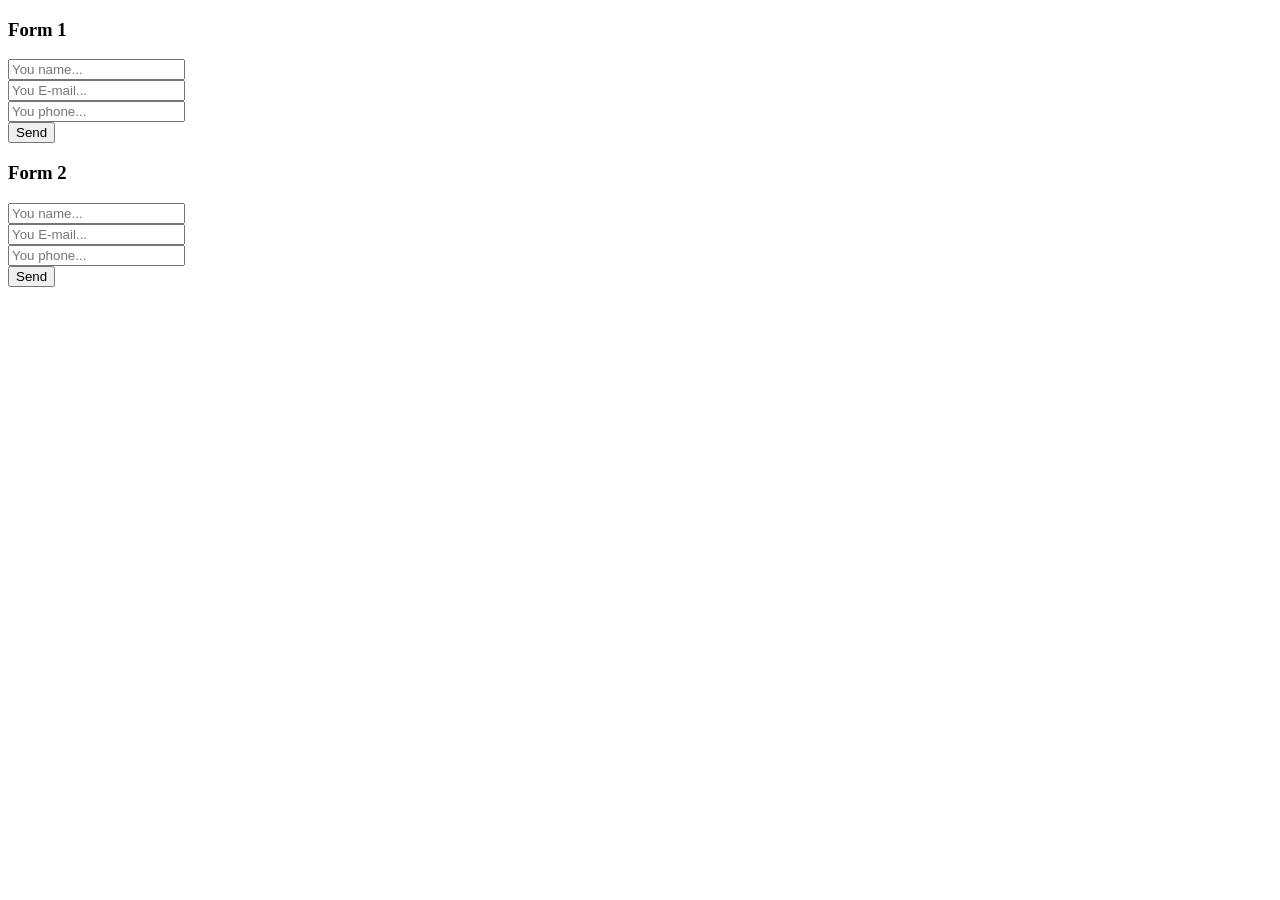
<file: source-files/uniMail-master/script/index.html>
<!DOCTYPE html>
<html lang="en">
<head>
	<meta charset="UTF-8">
	<title>uniMail</title>
	<script src="script.js" defer></script>
</head>
<body>

	<form class="uniForm">

		<h3>Form 1</h3>

		<!-- Hidden Required Fields -->
		<input type="hidden" name="project_name" value="Site Name">
		<input type="hidden" name="admin_email" value="admin@gmail.com">
		<input type="hidden" name="form_subject" value="Form Subject 1">
		<!-- END Hidden Required Fields -->

		<input type="text" name="Name" placeholder="You name..." required><br>
		<input type="text" name="E-mail" placeholder="You E-mail..." required><br>
		<input type="text" name="Phone" placeholder="You phone..."><br>

		<button>Send</button>

	</form>

	<form class="uniForm">

		<h3>Form 2</h3>

		<!-- Hidden Required Fields -->
		<input type="hidden" name="project_name" value="Site Name">
		<input type="hidden" name="admin_email" value="admin@gmail.com">
		<input type="hidden" name="form_subject" value="Form Subject 2">
		<!-- END Hidden Required Fields -->

		<input type="text" name="Name" placeholder="You name..." required><br>
		<input type="text" name="E-mail" placeholder="You E-mail..." required><br>
		<input type="text" name="Phone" placeholder="You phone..."><br>

		<button>Send</button>

	</form>

</body>
</html>
</file>
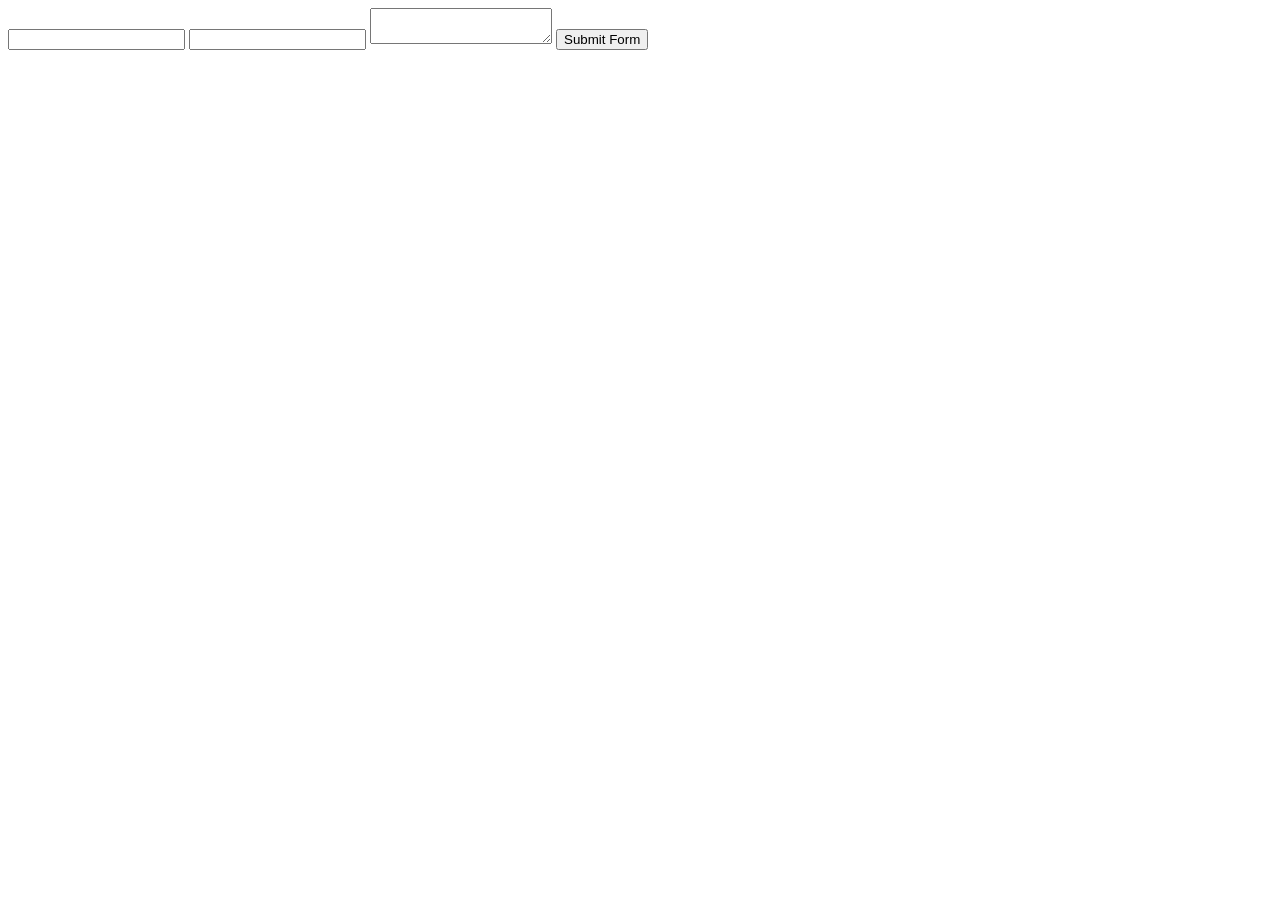
<file: fg.html>
<!DOCTYPE html>
<html lang="en">
<head>
    <meta charset="UTF-8">
    <meta name="viewport" content="width=device-width, initial-scale=1.0">
    <title>Document</title>
</head>
<body>
    <form action="https://api.web3forms.com/submit" method="POST">
  <input type="hidden" name="access_key" value="d8f0ae14-f5b8-4929-b1fa-42f453f15e92">
  <input type="text" name="name" required>
  <input type="email" name="email" required>
  <textarea name="message" required></textarea>
  <button type="submit">Submit Form</button>
</form>
</body>
</html>
</file>
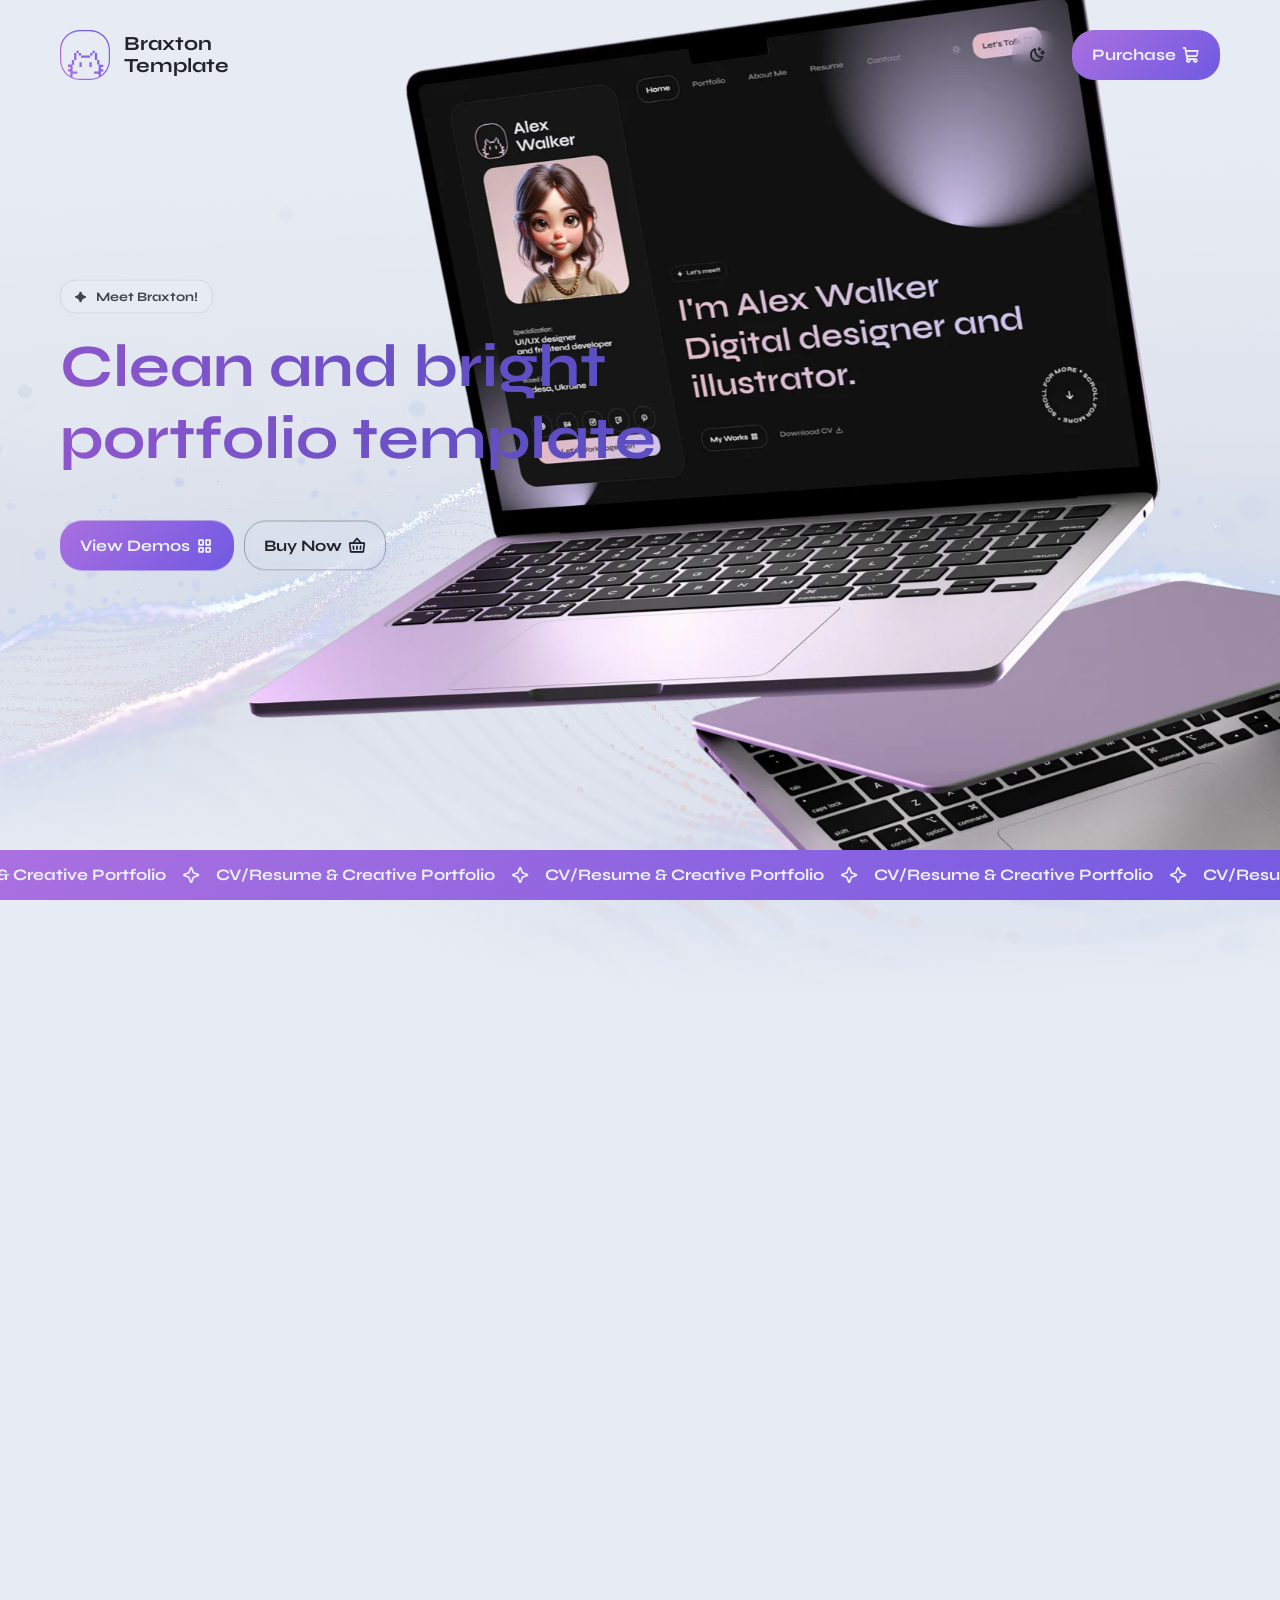
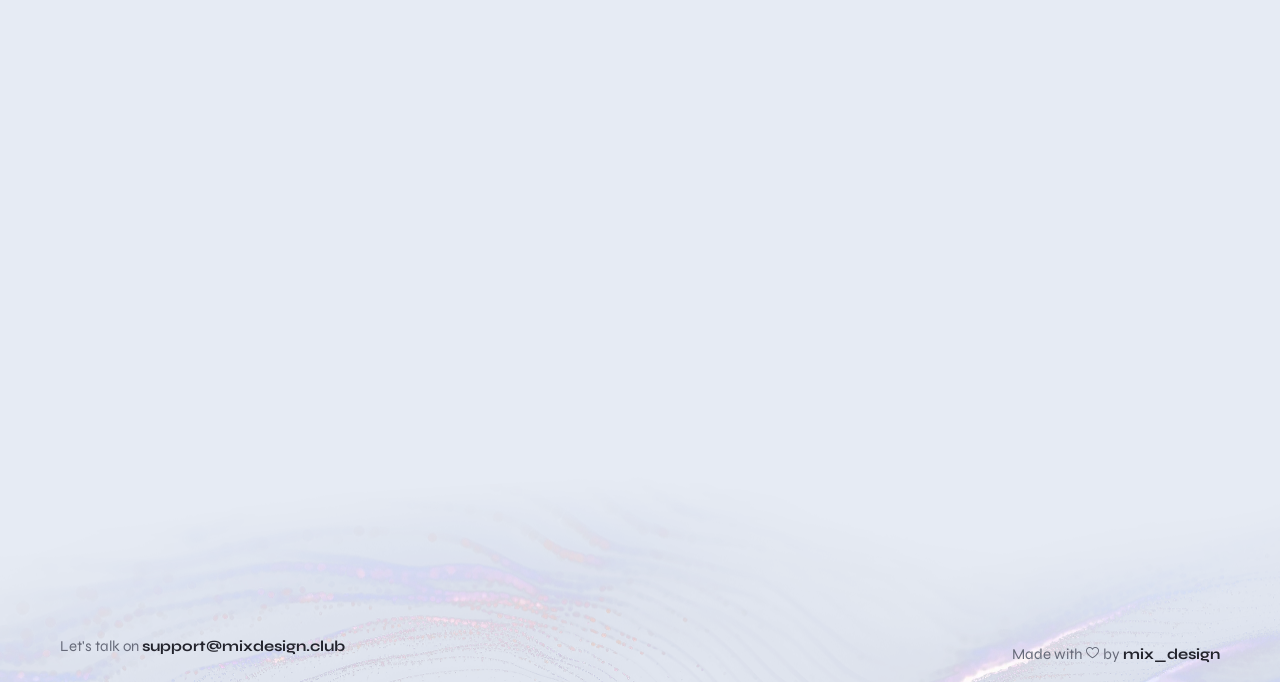
<file: index-main.html>
<!DOCTYPE html>
<html lang="en" dir="ltr">

  <head>
    <meta charset="UTF-8">

    <!-- Page Title -->
    <title>Braxton - Personal Portfolio & Resume HTML Template</title>

    <!-- Meta Tags -->
    <meta name="description" content="Show yourself brightly with Braxton - unique and creative portfolio and resume template!">
    <meta name="keywords" content="mix_design, resume, portfolio, personal page, cv, template, one page, responsive, html5, css3, creative, clean">
    <meta name="author" content="mix_design">

    <!-- Viewport Meta-->
    <meta http-equiv="X-UA-Compatible" content="IE=edge">
    <meta name="viewport" content="width=device-width, initial-scale=1, maximum-scale=1">

    <!-- Template Favicon & Icons Start -->
    <link rel="icon" href="img/favicon/favicon.ico" sizes="any">
    <link rel="icon" href="img/favicon/icon.svg" type="image/svg+xml">
    <link rel="apple-touch-icon" href="img/favicon/apple-touch-icon.png">
    <link rel="manifest" href="img/favicon/manifest.webmanifest">
    <!-- Template Favicon & Icons End -->

    <!-- Facebook Metadata Start -->
    <meta property="og:image:height" content="1200">
    <meta property="og:image:width" content="1200">
    <meta property="og:title" content="Braxton - Personal Portfolio & Resume HTML Template">
    <meta property="og:description" content="Show yourself brightly with Braxton - unique and creative portfolio and resume template!">
    <meta property="og:url" content="https://mixdesign.club/themeforest/braxton">
    <meta property="og:image" content="https://mixdesign.club/themeforest/braxton/img/favicon/og-image.jpg">
    <!-- Facebook Metadata End -->

    <!-- Template Styles Start -->
    <link rel="stylesheet" type="text/css" href="css/plugins-demo.css">
    <link rel="stylesheet" type="text/css" href="css/main-demo.css">
    <!-- Template Styles End -->

    <!-- Custom Mobile Browser Color Start -->
    <meta name="theme-color" media="(prefers-color-scheme: light)" content="#dcdce7">
    <meta name="theme-color" media="(prefers-color-scheme: dark)" content="#111111">
    <meta name="msapplication-navbutton-color" content="#111111">
    <meta name="apple-mobile-web-app-capable" content="yes">
    <meta name="apple-mobile-web-app-status-bar-style" content="black-translucent">
    <!-- Custom Mobile Browser Color End -->
  </head>

  <body class="demo">

    <!-- Loader Start -->
    <div id="loaderDemo" class="demo__loader">
      <div id="loaderContent" class="loader__content">
        <div class="loader__shadow"></div>
        <div class="loader__box"></div>
      </div>
    </div>
    <!-- Loader End -->

    <!-- Image Background Layer Start -->
    <div id="imageBackground" class="image-background" data-speed="0.4"></div>
    <!-- Image Background Layer End -->

    <!-- Top Controls (Button and Color Switcher) Start -->
    <div class="demo__controls d-flex">
      <button id="color-switcher" class="color-switcher btn mobile-horizontal btn-square btn-hover btn-hover-transparent" type="button" role="switch" aria-label="light/dark mode" aria-checked="true"></button>
      <a class="btn mobile-horizontal btn-square-mobile btn-hover btn-hover-accent" href="#0" target="_blank"><!-- template link here -->
        <span class="btn-caption">Purchase</span>
        <i class="ph-bold ph-shopping-cart"></i>
      </a>
    </div>
    <!-- Top Controls (Button and Color Switcher) End --> 

    <!-- Demo Content Start -->
    <main class="demo__content">

      <!-- Intro Start -->
      <section class="demo__intro">

        <div class="intro__header">
          <div class="header__container">
            <div class="container-fluid p-0">
              <div class="row g-0">
                <div class="col-12">
                  <div class="header__logo">
                    <a class="d-flex justify-content-start align-items-center" href="#0" target="_blank"><!-- template link here -->
                      <div class="logo__image">
                        <svg xmlns="http://www.w3.org/2000/svg" x="0px" y="0px"
                          width="85px" height="85px" viewBox="0 0 85 85" 
                          style="enable-background:new 0 0 85 85;" xml:space="preserve" class="gradient-fill">
                          <style type="text/css">
                            .gradient-fill {
                              fill: url(#gradientFill);
                            }
                          </style>
                          <g>
                            <linearGradient id="gradientFill" gradientUnits="userSpaceOnUse" x1="9.9604" y1="75.0338" x2="75.0387" y2="9.9555">
                              <stop  offset="0" style="stop-color:var(--accent)"/>
                              <stop  offset="1" style="stop-color:var(--secondary)"/>
                            </linearGradient>
                            <path class="gradient-fill" d="M51,0H34C15.2,0,0,15.2,0,34v17c0,14.3,8.9,26.6,21.4,31.6c0,0,0,0,0,0l0,0C25.3,84.1,29.5,85,34,85h17
                              c6,0,11.7-1.6,16.6-4.3c0.1-0.1,0.2-0.1,0.3-0.2C78.1,74.6,85,63.6,85,51V34C85,15.2,69.8,0,51,0z M83,51c0,10.7-5.3,20.2-13.4,26
                              v-2.5v-3.9h3.9v-3.9h-3.9v-3.9h3.9v-3.9h-3.9H67v-3.9V51h-3.9v3.9v3.9h2.6v3.9v3.9v3.9h-3.9h-3.9v3.9h3.9h3.9v3.9v1
                              C61.3,81.7,56.3,83,51,83H34c-4.5,0-8.7-0.9-12.6-2.6v-2v-3.9h3.9h3.9v-3.9h-3.9h-3.9v-3.9v-3.9v-3.9H24v-3.9V51h-3.9v3.9v3.9h-2.6
                              h-3.9v3.9h3.9v3.9h-3.9v3.9h3.9v3.9v3.9C8.2,72.8,2,62.6,2,51V34C2,16.4,16.4,2,34,2h17c17.6,0,32,14.4,32,32V51z M50.1,54.9H54
                              v3.9v3.9h-3.9v-3.9V54.9z M33.1,54.9H37v3.9v3.9h-3.9v-3.9V54.9z M27.9,51H24v-3.9v-3.9v-3.9h3.9v3.9v3.9V51z M31.8,39.3h-3.9v-3.9
                              h3.9V39.3z M31.8,43.2v-3.9h3.9v3.9H31.8z M63.1,47.1V51h-3.9v-3.9v-3.9v-3.9h3.9v3.9V47.1z M35.7,47.1v-3.9h3.9h3.9h3.9h3.9v3.9
                              h-3.9h-3.9h-3.9H35.7z M59.2,39.3h-3.9v-3.9h3.9V39.3z M55.3,43.2h-3.9v-3.9h3.9V43.2z"/>
                          </g>
                        </svg>
                      </div>
                      <div class="logo__caption">
                        <p>Braxton<br>Template</p>
                      </div>
                    </a>
                  </div>
                </div>
              </div>
            </div>
          </div>
        </div>

        <div class="intro__content">
          <div class="headline">
            <p class="headline__subtitle animate-headline">
              <svg xmlns="http://www.w3.org/2000/svg" x="0px" y="0px" width="13px" height="13px" viewBox="0 0 13 13" fill="currentColor">
                <path fill="currentColor" d="M5.6,12.6c-0.5-0.8-0.7-2.4-1.7-3.5c-1-1-2.7-1.2-3.5-1.7C-0.1,7-0.1,6,0.4,5.6c0.8-0.5,2.3-0.6,3.5-1.8
                  C5,2.8,5.1,1.2,5.6,0.4C6-0.1,7-0.1,7.4,0.4c0.5,0.8,0.7,2.4,1.8,3.5c1.2,1.2,2.6,1.2,3.5,1.7c0.6,0.4,0.6,1.4,0,1.7
                  C11.8,7.9,10.2,8,9.1,9.1c-1,1-1.2,2.7-1.7,3.5C7,13.1,6,13.1,5.6,12.6z"/>
              </svg>
              <span>Meet Braxton!</span>
            </p>
            <h1 class="headline__title animate-headline">Clean and bright portfolio template</h1>
            <div class="headline__btnholder d-flex flex-column flex-sm-row">
              <a class="btn mobile-vertical btn-default btn-hover btn-hover-accent animate-headline" href="#live-preview">
                <span class="btn-caption">View Demos</span>
                <i class="ph-bold ph-squares-four"></i>
              </a>
              <a class="btn mobile-vertical btn-default btn-hover btn-hover-outline animate-headline" href="#0">
                <span class="btn-caption">Buy Now</span>
                <i class="ph-bold ph-basket"></i>
              </a>
            </div>
          </div>
          <div class="promo-image">
            <img src="img/demo/mockup.webp" alt="Helio">
          </div>
        </div>

        <div class="marquee">
          <div class="marquee__inner">
            <div class="marquee__part">
              CV/Resume & Creative Portfolio
              <div class="star">
                <i class="ph-bold ph-star-four"></i>
              </div>
            </div>
            <div class="marquee__part">
              CV/Resume & Creative Portfolio
              <div class="star">
                <i class="ph-bold ph-star-four"></i>
              </div>
            </div>
            <div class="marquee__part">
              CV/Resume & Creative Portfolio
              <div class="star">
                <i class="ph-bold ph-star-four"></i>
              </div>
            </div>
            <div class="marquee__part">
              CV/Resume & Creative Portfolio
              <div class="star">
                <i class="ph-bold ph-star-four"></i>
              </div>
            </div>
            <div class="marquee__part">
              CV/Resume & Creative Portfolio
              <div class="star">
                <i class="ph-bold ph-star-four"></i>
              </div>
            </div>
            <div class="marquee__part">
              CV/Resume & Creative Portfolio
              <div class="star">
                <i class="ph-bold ph-star-four"></i>
              </div>
            </div>
            <div class="marquee__part">
              CV/Resume & Creative Portfolio
              <div class="star">
                <i class="ph-bold ph-star-four"></i>
              </div>
            </div>
            <div class="marquee__part">
              CV/Resume & Creative Portfolio
              <div class="star">
                <i class="ph-bold ph-star-four"></i>
              </div>
            </div>
            <div class="marquee__part">
              CV/Resume & Creative Portfolio
              <div class="star">
                <i class="ph-bold ph-star-four"></i>
              </div>
            </div>
          </div>
        </div>

      </section>
      <!-- Intro End -->

      <!-- Live Preview Links Start -->
      <div id="live-preview" class="demo__preview">
        <div class="preview__content">
          <div class="container-fluid p-0">
            <div class="row g-0 align-items-stretch">
              <!-- card single item -->
              <div class="col-12 col-md-6 card animate-card-2">
                <div class="card__inner">
                  <a href="index-svg.html" class="card__link" target="_blank">
                    <div class="card__image">
                      <div class="image__container image-01">
                        <img src="img/demo/screens/svg-dark.webp" alt="Preview">
                      </div>
                    </div>
                    <div class="card__caption">
                      <span class="btn btn-line btn-transparent slide-right">
                        <span class="btn-caption">SVG Objects</span>
                        <i class="ph-bold ph-arrow-right"></i>
                      </span>
                    </div>
                  </a>
                </div>
              </div>
              <!-- card single item -->
              <div class="col-12 col-md-6 card animate-card-2">
                <div class="card__inner">
                  <a href="index-image.html" class="card__link" target="_blank">
                    <div class="card__image">
                      <div class="image__container image-02">
                        <img src="img/demo/screens/image-dark.webp" alt="Preview">
                      </div>
                    </div>
                    <div class="card__caption">
                      <span class="btn btn-line btn-transparent slide-right">
                        <span class="btn-caption">Parallax Image</span>
                        <i class="ph-bold ph-arrow-right"></i>
                      </span>
                    </div>
                  </a>
                </div>
              </div>
              <!-- card single item -->
              <div class="col-12 col-md-6 card animate-card-2">
                <div class="card__inner">
                  <a href="index-solid-color.html" class="card__link" target="_blank">
                    <div class="card__image">
                      <div class="image__container image-03">
                        <img src="img/demo/screens/solid-color-dark.webp" alt="Preview">
                      </div>
                    </div>
                    <div class="card__caption">
                      <span class="btn btn-line btn-transparent slide-right">
                        <span class="btn-caption">Solid Color</span>
                        <i class="ph-bold ph-arrow-right"></i>
                      </span>
                    </div>
                  </a>
                </div>
              </div>
              <!-- card single item -->
              <div class="col-12 col-md-6 card animate-card-2">
                <div class="card__inner">
                  <a href="index-gradient.html" class="card__link" target="_blank">
                    <div class="card__image">
                      <div class="image__container image-04">
                        <img src="img/demo/screens/gradient-dark.webp" alt="Preview">
                      </div>
                    </div>
                    <div class="card__caption">
                      <span class="btn btn-line btn-transparent slide-right">
                        <span class="btn-caption">Animated Gradients</span>
                        <i class="ph-bold ph-arrow-right"></i>
                      </span>
                    </div>
                  </a>
                </div>
              </div>
            </div>
          </div>
        </div>
      </div>
      <!-- Live Preview Links End -->

    </main>
    <!-- Demo Content End -->

    <!-- Footer Start -->
    <footer class="demo__footer">
      <div class="footer__content">
        <div class="container-fluid p-0">
          <div class="row g-0">

            <div class="col-12">
              <div class="footer__footercta d-flex flex-column">
                <div class="footercta__logo d-flex justify-content-center animate-in-up">
                  <a href="#0" target="_blank">
                    <svg xmlns="http://www.w3.org/2000/svg" x="0px" y="0px"
                      width="85px" height="85px" viewBox="0 0 85 85" 
                      style="enable-background:new 0 0 85 85;" xml:space="preserve" class="gradient-fill">
                      <style type="text/css">
                        .gradient-fill {
                          fill: url(#gradientFillFooter);
                        }
                      </style>
                      <g>
                        <linearGradient id="gradientFillFooter" gradientUnits="userSpaceOnUse" x1="9.9604" y1="75.0338" x2="75.0387" y2="9.9555">
                          <stop  offset="0" style="stop-color:var(--accent)"/>
                          <stop  offset="1" style="stop-color:var(--secondary)"/>
                        </linearGradient>
                        <path class="gradient-fill" d="M51,0H34C15.2,0,0,15.2,0,34v17c0,14.3,8.9,26.6,21.4,31.6c0,0,0,0,0,0l0,0C25.3,84.1,29.5,85,34,85h17
                          c6,0,11.7-1.6,16.6-4.3c0.1-0.1,0.2-0.1,0.3-0.2C78.1,74.6,85,63.6,85,51V34C85,15.2,69.8,0,51,0z M83,51c0,10.7-5.3,20.2-13.4,26
                          v-2.5v-3.9h3.9v-3.9h-3.9v-3.9h3.9v-3.9h-3.9H67v-3.9V51h-3.9v3.9v3.9h2.6v3.9v3.9v3.9h-3.9h-3.9v3.9h3.9h3.9v3.9v1
                          C61.3,81.7,56.3,83,51,83H34c-4.5,0-8.7-0.9-12.6-2.6v-2v-3.9h3.9h3.9v-3.9h-3.9h-3.9v-3.9v-3.9v-3.9H24v-3.9V51h-3.9v3.9v3.9h-2.6
                          h-3.9v3.9h3.9v3.9h-3.9v3.9h3.9v3.9v3.9C8.2,72.8,2,62.6,2,51V34C2,16.4,16.4,2,34,2h17c17.6,0,32,14.4,32,32V51z M50.1,54.9H54
                          v3.9v3.9h-3.9v-3.9V54.9z M33.1,54.9H37v3.9v3.9h-3.9v-3.9V54.9z M27.9,51H24v-3.9v-3.9v-3.9h3.9v3.9v3.9V51z M31.8,39.3h-3.9v-3.9
                          h3.9V39.3z M31.8,43.2v-3.9h3.9v3.9H31.8z M63.1,47.1V51h-3.9v-3.9v-3.9v-3.9h3.9v3.9V47.1z M35.7,47.1v-3.9h3.9h3.9h3.9h3.9v3.9
                          h-3.9h-3.9h-3.9H35.7z M59.2,39.3h-3.9v-3.9h3.9V39.3z M55.3,43.2h-3.9v-3.9h3.9V43.2z"/>
                      </g>
                    </svg>
                  </a>
                </div>
                <div class="footercta__caption d-flex justify-content-center animate-in-up">
                  <p>Show yourself brightly with Braxton - unique and creative portfolio and resume template!</p>
                </div>
                <div class="footercta__cta animate-in-up">
                  <a class="btn btn-default btn-hover btn-hover-accent" href="#0" target="_blank"><!-- template link here -->
                    <span class="btn__caption">Purchase Now</span>
                    <i class="ph-bold ph-shopping-cart"></i>
                  </a>
                </div>
              </div>
            </div>

            <div class="col-12">
              <div class="footer__links d-flex flex-column flex-lg-row justify-content-lg-between">

                <p class="additional-text">Let's talk on
                  <a class="text-link-bold" href="mailto:support@mixdesign.club?subject=Message%20from%20template%20demo">support@mixdesign.club</a>
                </p>

                <p class="additional-text">Made with
                  <i class="ph ph-heart"></i>
                   by
                  <a class="text-link-bold" href="https://1.envato.market/EKA9WD" target="_blank">mix_design</a>
                </p>

              </div>
            </div>

          </div>
        </div>
      </div>
    </footer>
    <!-- Footer End -->

    <!-- To Top Button Start -->
    <a href="#0" id="to-top" class="to-top btn btn-square btn-hover btn-hover-outline">
      <i class="ph-bold ph-arrow-up"></i>
    </a>
    <!-- To Top Button End -->
 
    <!-- Load Scripts Start -->
    <script src="js/demo/libsdemo.min.js"></script>
    <script src="js/demo/demo.js"></script>
    <!-- Load Scripts End -->
    
  </body>

</html>
</file>
<file: css/main-demo.css>
/*! ------------------------------------------------
 * Project Name: Name: Braxton - Personal Portfolio & Resume HTML Template
 * Project Description: Show yourself brightly with Braxton - unique and creative portfolio and resume template!
 * Tags: mix_design, resume, portfolio, personal page, cv, template, one page, responsive, html5, css3, creative, clean 
 * Version: 1.0.0
 * Build Date: March 2024
 * Last Update: March 2024
 * This product is available exclusively on Themeforest
 * Author: mix_design
 * Author URI: https://themeforest.net/user/mix_design */
/*! File name: main-demo.css
 * ------------------------------------------------
 *
 * ------------------------------------------------
 * Table of Contents
 * ------------------------------------------------
 *  01. Fonts
 *  02. Loader
 *  03. Basic Styles
 *  04. Animations
 *  05. Elements
 *  06. Blocks
 * ------------------------------------------------
 * Table of Contents End
 * ------------------------------------------------ */
/* ------------------------------------------------*/
/* Fonts Start */
/* ------------------------------------------------*/
/* Syne font */
@import url("https://fonts.googleapis.com/css2?family=Syne:wght@400..800&display=swap");
/* ------------------------------------------------*/
/* Fonts End */
/* ------------------------------------------------*/
/* ------------------------------------------------*/
/* Variables Start */
/* ------------------------------------------------*/
:root {
  --_size: 1.6rem;
  --_font-default: "Syne", sans-serif;
  --_font-accent: "Syne", sans-serif;
  --_radius-s: 1.5rem;
  --_radius-m: 2.2rem;
  --_radius-l: 3rem;
  --_radius-xl: 3.6rem;
  --_animspeed-fast: 0.1s;
  --_animspeed-medium: 0.3s;
  --_animspeed-slow: 0.6s;
  --_animbezier: cubic-bezier(0.23, 0.65, 0.74, 1.09);
  /* light color scheme */
  --base--light: #e6ebf4;
  --base-tint--light: #ebf0f7;
  --base-shade--light: #bdc1c8;
  --accent--light: #aa70e0;
  --secondary--light: #7059e2;
  --secondary-rgba--light: rgba(112,89,226,0.3);
  --stroke-controls--light: #a8b0c1;
  --stroke-controls-neutral--light: rgba(0,0,0,0.3);
  --stroke-elements--light: #d1d5e0;
  --t-bright--light: #22232c;
  --t-medium--light: #424550;
  --t-muted--light: #666a79;
  --t-accent--light: #8f56cc;
  --t-secondary--light: #5d4ec4;
  --t-disabled--light: #717586;
  --t-placeholder--light: #969bb2;
  --base-opp--light: #111111;
  --t-opp-bright--light: #ebf0f7;
  --t-opp-medium--light: #C7C6D3;
  --t-opp-muted--light: #A1A1AF;
  --gradient-one--light: #CEC4EF;
  --gradient-two--light: #f5c5cd;
  --gradient-three--light: #ac8fe3;
  /* dark color scheme */
  --base--dark: #111111;
  --base-tint--dark: #161616;
  --base-shade--dark: #000000;
  --accent--dark: #E4B8BF;
  --secondary--dark: #CEC4EF;
  --secondary-rgba--dark: rgba(206,196,239,0.2);
  --stroke-controls--dark: #4B4B51;
  --stroke-controls-neutral--dark: rgba(255,255,255,0.3);
  --stroke-elements--dark: #303033;
  --t-bright--dark: #e9e9f1;
  --t-medium--dark: #C7C6D3;
  --t-muted--dark: #A1A1AF;
  --t-accent--dark: #E1BAC5;
  --t-secondary--dark: #CEC4EF;
  --t-disabled--dark: #8B8A91;
  --t-placeholder--dark: #58585E;
  --base-opp--dark: #fafafa;
  --t-opp-bright--dark: #121319;
  --t-opp-medium--dark: #626577;
  --t-opp-muted--dark: #717586;
  --gradient-one--dark: #a287d5;
  --gradient-two--dark: #E4B8BF;
  --gradient-three--dark: #8b6bc5;
  /* permanent colors */
  --per-base: #111111;
  --per-base-tint: #212121;
  --per-stroke-controls: rgba(255,255,255,0.4);
  --t-per-bright-light: #ffffff;
  --t-per-medium-light: #f2f2f2;
  --t-per-muted-light: #C7C6D3;
  --t-per-bright-dark: #27293b;
  --t-per-medium-dark: #626577;
  --t-per-muted-dark: #717586;
}
@media only screen and (min-width: 1600px) {
  :root {
    --_radius-s: 1.7rem;
    --_radius-m: 2.6rem;
  }
}

/* defaults */
@media (prefers-color-scheme: light) {
  :root {
    --base: var(--base--light);
    --base-tint: var(--base-tint--light);
    --base-shade: var(--base-shade--light);
    --accent: var(--accent--light);
    --secondary: var(--secondary--light);
    --secondary-rgba: var(--secondary-rgba--light);
    --stroke-controls: var(--stroke-controls--light);
    --stroke-controls-neutral: var(--stroke-controls-neutral--light);
    --stroke-elements: var(--stroke-elements--light);
    --t-bright: var(--t-bright--light);
    --t-medium: var(--t-medium--light);
    --t-muted: var(--t-muted--light);
    --t-accent: var(--t-accent--light);
    --t-secondary: var(--t-secondary--light);
    --t-disabled: var(--t-disabled--light);
    --t-placeholder: var(--t-placeholder--light);
    --base-opp: var(--base-opp--light);
    --t-opp-bright: var(--t-opp-bright--light);
    --t-opp-medium: var(--t-opp-medium--light);
    --t-opp-muted: var(--t-opp-muted--light);
    --gradient-one: var(--gradient-one--light);
    --gradient-two: var(--gradient-two--light);
    --gradient-three: var(--gradient-three--light);
  }
}
@media (prefers-color-scheme: dark) {
  :root {
    --base: var(--base--dark);
    --base-tint: var(--base-tint--dark);
    --base-shade: var(--base-shade--dark);
    --accent: var(--accent--dark);
    --secondary: var(--secondary--dark);
    --secondary-rgba: var(--secondary-rgba--dark);
    --stroke-controls: var(--stroke-controls--dark);
    --stroke-controls-neutral: var(--stroke-controls-neutral--dark);
    --stroke-elements: var(--stroke-elements--dark);
    --t-bright: var(--t-bright--dark);
    --t-medium: var(--t-medium--dark);
    --t-muted: var(--t-muted--dark);
    --t-accent: var(--t-accent--dark);
    --t-secondary: var(--t-secondary--dark);
    --t-disabled: var(--t-disabled--dark);
    --t-placeholder: var(--t-placeholder--dark);
    --base-opp: var(--base-opp--dark);
    --t-opp-bright: var(--t-opp-bright--dark);
    --t-opp-medium: var(--t-opp-medium--dark);
    --t-opp-muted: var(--t-opp-muted--dark);
    --gradient-one: var(--gradient-one--dark);
    --gradient-two: var(--gradient-two--dark);
    --gradient-three: var(--gradient-three--dark);
  }
}
[color-scheme=light] {
  --base: var(--base--light);
  --base-tint: var(--base-tint--light);
  --base-shade: var(--base-shade--light);
  --accent: var(--accent--light);
  --secondary: var(--secondary--light);
  --secondary-rgba: var(--secondary-rgba--light);
  --stroke-controls: var(--stroke-controls--light);
  --stroke-controls-neutral: var(--stroke-controls-neutral--light);
  --stroke-elements: var(--stroke-elements--light);
  --t-bright: var(--t-bright--light);
  --t-medium: var(--t-medium--light);
  --t-muted: var(--t-muted--light);
  --t-accent: var(--t-accent--light);
  --t-secondary: var(--t-secondary--light);
  --t-disabled: var(--t-disabled--light);
  --t-placeholder: var(--t-placeholder--light);
  --base-opp: var(--base-opp--light);
  --t-opp-bright: var(--t-opp-bright--light);
  --t-opp-medium: var(--t-opp-medium--light);
  --t-opp-muted: var(--t-opp-muted--light);
  --gradient-one: var(--gradient-one--light);
  --gradient-two: var(--gradient-two--light);
  --gradient-three: var(--gradient-three--light);
}

[color-scheme=dark] {
  --base: var(--base--dark);
  --base-tint: var(--base-tint--dark);
  --base-shade: var(--base-shade--dark);
  --accent: var(--accent--dark);
  --secondary: var(--secondary--dark);
  --secondary-rgba: var(--secondary-rgba--dark);
  --stroke-controls: var(--stroke-controls--dark);
  --stroke-controls-neutral: var(--stroke-controls-neutral--dark);
  --stroke-elements: var(--stroke-elements--dark);
  --t-bright: var(--t-bright--dark);
  --t-medium: var(--t-medium--dark);
  --t-muted: var(--t-muted--dark);
  --t-accent: var(--t-accent--dark);
  --t-secondary: var(--t-secondary--dark);
  --t-disabled: var(--t-disabled--dark);
  --t-placeholder: var(--t-placeholder--dark);
  --base-opp: var(--base-opp--dark);
  --t-opp-bright: var(--t-opp-bright--dark);
  --t-opp-medium: var(--t-opp-medium--dark);
  --t-opp-muted: var(--t-opp-muted--dark);
  --gradient-one: var(--gradient-one--dark);
  --gradient-two: var(--gradient-two--dark);
  --gradient-three: var(--gradient-three--dark);
}

/* ------------------------------------------------*/
/* Variables End */
/* ------------------------------------------------*/
/* ------------------------------------------------*/
/* Loader Start */
/* ------------------------------------------------*/
.demo__loader {
  position: fixed;
  top: 0;
  right: 0;
  bottom: 0;
  left: 0;
  z-index: 9999;
  background-color: var(--base-tint);
  opacity: 1;
  visibility: visible;
  -webkit-transition: all var(--_animspeed-slow) ease-in-out;
  -moz-transition: all var(--_animspeed-slow) ease-in-out;
  transition: all var(--_animspeed-slow) ease-in-out;
}
.demo__loader.loaded {
  background-color: var(--base);
  opacity: 0;
  visibility: hidden;
}

.loader__content {
  position: absolute;
  left: 50%;
  top: 50%;
  bottom: auto;
  right: auto;
  -webkit-transform: translateX(-50%) translateY(-50%);
     -moz-transform: translateX(-50%) translateY(-50%);
      -ms-transform: translateX(-50%) translateY(-50%);
          transform: translateX(-50%) translateY(-50%);
  width: 40px;
  height: 60px;
  -webkit-transition: opacity var(--_animspeed-medium) ease-in-out;
  -moz-transition: opacity var(--_animspeed-medium) ease-in-out;
  transition: opacity var(--_animspeed-medium) ease-in-out;
  opacity: 1;
}
.loader__content.fade-out {
  opacity: 0;
}

.loader__box {
  width: 40px;
  height: 40px;
  background: var(--accent);
  background: -moz-linear-gradient(315deg, var(--accent) 0%, var(--secondary) 100%);
  background: linear-gradient(135deg, var(--accent) 0%, var(--secondary) 100%);
  -webkit-animation: jump 0.5s linear infinite;
     -moz-animation: jump 0.5s linear infinite;
          animation: jump 0.5s linear infinite;
  -moz-border-radius: 10px;
       border-radius: 10px;
}

@-webkit-keyframes jump {
  17% {
    border-bottom-right-radius: 10px;
  }
  25% {
    -webkit-transform: translateY(9px) rotate(22.5deg);
            transform: translateY(9px) rotate(22.5deg);
  }
  50% {
    -webkit-transform: translateY(18px) scale(1, 0.9) rotate(45deg);
            transform: translateY(18px) scale(1, 0.9) rotate(45deg);
    border-bottom-right-radius: 40px;
  }
  75% {
    -webkit-transform: translateY(9px) rotate(67.5deg);
            transform: translateY(9px) rotate(67.5deg);
  }
  100% {
    -webkit-transform: translateY(0) rotate(90deg);
            transform: translateY(0) rotate(90deg);
  }
}

@-moz-keyframes jump {
  17% {
    -moz-border-radius-bottomright: 10px;
         border-bottom-right-radius: 10px;
  }
  25% {
    -moz-transform: translateY(9px) rotate(22.5deg);
         transform: translateY(9px) rotate(22.5deg);
  }
  50% {
    -moz-transform: translateY(18px) scale(1, 0.9) rotate(45deg);
         transform: translateY(18px) scale(1, 0.9) rotate(45deg);
    -moz-border-radius-bottomright: 40px;
         border-bottom-right-radius: 40px;
  }
  75% {
    -moz-transform: translateY(9px) rotate(67.5deg);
         transform: translateY(9px) rotate(67.5deg);
  }
  100% {
    -moz-transform: translateY(0) rotate(90deg);
         transform: translateY(0) rotate(90deg);
  }
}

@keyframes jump {
  17% {
    -moz-border-radius-bottomright: 10px;
         border-bottom-right-radius: 10px;
  }
  25% {
    -webkit-transform: translateY(9px) rotate(22.5deg);
       -moz-transform: translateY(9px) rotate(22.5deg);
            transform: translateY(9px) rotate(22.5deg);
  }
  50% {
    -webkit-transform: translateY(18px) scale(1, 0.9) rotate(45deg);
       -moz-transform: translateY(18px) scale(1, 0.9) rotate(45deg);
            transform: translateY(18px) scale(1, 0.9) rotate(45deg);
    -moz-border-radius-bottomright: 40px;
         border-bottom-right-radius: 40px;
  }
  75% {
    -webkit-transform: translateY(9px) rotate(67.5deg);
       -moz-transform: translateY(9px) rotate(67.5deg);
            transform: translateY(9px) rotate(67.5deg);
  }
  100% {
    -webkit-transform: translateY(0) rotate(90deg);
       -moz-transform: translateY(0) rotate(90deg);
            transform: translateY(0) rotate(90deg);
  }
}
.loader__shadow {
  width: 40px;
  height: 5px;
  background-color: var(--base-shade);
  position: absolute;
  top: 49px;
  left: 0;
  -moz-border-radius: 50%;
       border-radius: 50%;
  -webkit-animation: shadow 0.5s linear infinite;
     -moz-animation: shadow 0.5s linear infinite;
          animation: shadow 0.5s linear infinite;
}

@-webkit-keyframes shadow {
  50% {
    -webkit-transform: scale(1.2, 1);
            transform: scale(1.2, 1);
  }
}

@-moz-keyframes shadow {
  50% {
    -moz-transform: scale(1.2, 1);
         transform: scale(1.2, 1);
  }
}

@keyframes shadow {
  50% {
    -webkit-transform: scale(1.2, 1);
       -moz-transform: scale(1.2, 1);
            transform: scale(1.2, 1);
  }
}
/* ------------------------------------------------*/
/* Loader End */
/* ------------------------------------------------*/
/* ------------------------------------------------*/
/* Basic Styles Start */
/* ------------------------------------------------*/
:root {
  /* light color scheme */
  --glass-bg--light: rgba(112,89,226,0.08);
  --glass-stroke-top--light: rgba(255,255,255,0.4);
  --glass-stroke-bottom--light: rgba(255,255,255,0.36);
  --glass-filter--light: drop-shadow(0 0 55px rgb(74 38 188 / 0.25));
  --bg-image-one--light: url(../img/demo/screens/svg-light.webp);
  --bg-image-two--light: url(../img/demo/screens/image-light.webp);
  --bg-image-three--light: url(../img/demo/screens/solid-color-light.webp);
  --bg-image-four--light: url(../img/demo/screens/gradient-light.webp);
  /* dark color scheme */
  --glass-bg--dark: rgba(255,255,255,0.02);
  --glass-stroke-top--dark: rgba(255,255,255,0.08);
  --glass-stroke-bottom--dark: rgba(255,255,255,0.05);
  --glass-filter--dark: drop-shadow(0 0 55px rgb(137 102 221 / 0.15));
  --bg-image-one--dark: url(../img/demo/screens/svg-dark.webp);
  --bg-image-two--dark: url(../img/demo/screens/image-dark.webp);
  --bg-image-three--dark: url(../img/demo/screens/solid-color-dark.webp);
  --bg-image-four--dark: url(../img/demo/screens/gradient-dark.webp);
}

@media (prefers-color-scheme: light) {
  :root {
    --glass-bg: var(--glass-bg--light);
    --glass-stroke-top: var(--glass-stroke-top--light);
    --glass-stroke-bottom: var(--glass-stroke-bottom--light);
    --glass-filter: var(--glass-filter--light);
    --bg-image-one: var(--bg-image-one--light);
    --bg-image-two: var(--bg-image-two--light);
    --bg-image-three: var(--bg-image-three--light);
    --bg-image-four: var(--bg-image-four--light);
  }
}
@media (prefers-color-scheme: dark) {
  :root {
    --glass-bg: var(--glass-bg--dark);
    --glass-stroke-top: var(--glass-stroke-top--dark);
    --glass-stroke-bottom: var(--glass-stroke-bottom--dark);
    --glass-filter: var(--glass-filter--dark);
    --bg-image-one: var(--bg-image-one--dark);
    --bg-image-two: var(--bg-image-two--dark);
    --bg-image-three: var(--bg-image-three--dark);
    --bg-image-four: var(--bg-image-four--dark);
  }
}
[color-scheme=light] {
  --glass-bg: var(--glass-bg--light);
  --glass-stroke-top: var(--glass-stroke-top--light);
  --glass-stroke-bottom: var(--glass-stroke-bottom--light);
  --glass-filter: var(--glass-filter--light);
  --bg-image-one: var(--bg-image-one--light);
  --bg-image-two: var(--bg-image-two--light);
  --bg-image-three: var(--bg-image-three--light);
  --bg-image-four: var(--bg-image-four--light);
}

[color-scheme=dark] {
  --glass-bg: var(--glass-bg--dark);
  --glass-stroke-top: var(--glass-stroke-top--dark);
  --glass-stroke-bottom: var(--glass-stroke-bottom--dark);
  --glass-filter: var(--glass-filter--dark);
  --bg-image-one: var(--bg-image-one--dark);
  --bg-image-two: var(--bg-image-two--dark);
  --bg-image-three: var(--bg-image-three--dark);
  --bg-image-four: var(--bg-image-four--dark);
}

*, *::before, *::after {
  -webkit-box-sizing: border-box;
     -moz-box-sizing: border-box;
          box-sizing: border-box;
}

button:active, button:focus {
  outline: none !important;
}

button::-moz-focus-inner {
  border: 0 !important;
}

input::-moz-focus-inner {
  border: 0 !important;
}

a:focus,
button:focus,
input:focus,
textarea:focus {
  -webkit-tap-highlight-color: transparent;
}

input,
textarea,
button,
select,
a {
  -webkit-tap-highlight-color: transparent;
}

::-moz-selection {
  background-color: var(--secondary-rgba);
  color: var(--t-bright);
  text-shadow: none;
}

::selection {
  background-color: var(--secondary-rgba);
  color: var(--t-bright);
  text-shadow: none;
}

::-webkit-scrollbar {
  display: none;
  width: 5px;
  background: var(--base-shade);
}
@media only screen and (min-width: 768px) {
  ::-webkit-scrollbar {
    display: block;
  }
}

::-webkit-scrollbar-track {
  background-color: var(--base-shade);
}

::-webkit-scrollbar-thumb {
  background-color: var(--secondary);
  background: -webkit-gradient(linear, left top, left bottom, from(var(--accent)), to(var(--secondary)));
  background: linear-gradient(to bottom, var(--accent) 0%, var(--secondary) 100%);
  border-radius: 10px;
}

html {
  width: 100%;
  height: 100%;
  font-family: sans-serif;
  font-size: 62.5%;
  -webkit-font-smoothing: antialiased;
  -moz-osx-font-smoothing: grayscale;
}

body {
  position: relative;
  min-width: 360px;
  overflow-x: hidden !important;
  font: normal 400 var(--_size)/1.4 var(--_font-default);
  text-rendering: optimizeLegibility;
  background-color: var(--base);
  color: var(--t-medium);
}

section {
  position: relative;
  min-width: 360px;
}

a {
  text-decoration: none;
  outline: 0;
  -webkit-tap-highlight-color: rgba(0, 0, 0, 0);
  -webkit-transition: all var(--_animspeed-medium) var(--_animbezier);
  -moz-transition: all var(--_animspeed-medium) var(--_animbezier);
  transition: all var(--_animspeed-medium) var(--_animbezier);
}

img {
  display: block;
  width: 100%;
  height: auto;
}

.overflow-hidden {
  overflow: hidden !important;
}

/* ------------------------------------------------*/
/* Basic Styles End */
/* ------------------------------------------------*/
/* ------------------------------------------------*/
/* Animations Start */
/* ------------------------------------------------*/
.image-background {
  position: absolute;
  top: 0;
  left: 0;
  width: 100%;
  height: 110vh;
  overflow: hidden;
  background-position: center center;
  -moz-background-size: cover;
       background-size: cover;
  background-repeat: no-repeat;
  background-image: url(../img/demo/2560x1440-bg.webp);
}

/* ------------------------------------------------*/
/* Animations End */
/* ------------------------------------------------*/
/* ------------------------------------------------*/
/* Elements Start */
/* ------------------------------------------------*/
h1 {
  font: normal 700 3.8rem/1.2 var(--_font-accent);
  color: var(--t-accent);
  background: var(--t-accent);
  background: -webkit-linear-gradient(15deg, var(--t-accent) 0%, var(--t-secondary) 80%);
  -webkit-background-clip: text;
  -webkit-text-fill-color: transparent;
}
@media only screen and (min-width: 768px) {
  h1 {
    font-size: 5rem;
    max-width: 600px;
  }
}
@media only screen and (min-width: 1200px) {
  h1 {
    font-size: 6rem;
  }
}
@media only screen and (min-width: 1600px) {
  h1 {
    font-size: 7rem;
    max-width: 700px;
  }
}

.headline__subtitle {
  display: -webkit-inline-box;
  display: -moz-inline-box;
  display: -ms-inline-flexbox;
  display: inline-flex;
  -webkit-box-align: center;
     -moz-box-align: center;
      -ms-flex-align: center;
          align-items: center;
  height: 3.4rem;
  padding: 0 1.4rem;
  -moz-border-radius: var(--_radius-s);
       border-radius: var(--_radius-s);
  border: 1px solid var(--stroke-elements);
  background-color: var(--base);
  font: normal 700 1.3rem/3.3rem var(--_font-default);
  margin-bottom: 1rem;
}
.headline__subtitle svg,
.headline__subtitle span {
  display: block;
}
.headline__subtitle svg {
  width: 1.1rem;
  height: 1.1rem;
}
.headline__subtitle span {
  padding-top: 0.1rem;
  margin-left: 1rem;
}
@media only screen and (min-width: 768px) {
  .headline__subtitle {
    margin-bottom: 1.4rem;
  }
}
@media only screen and (min-width: 1200px) {
  .headline__subtitle {
    margin-bottom: 1.7rem;
  }
}
@media only screen and (min-width: 1600px) {
  .headline__subtitle {
    margin-bottom: 1.9rem;
  }
}

.headline__btnholder {
  width: 100%;
  margin-top: 4rem;
}
@media only screen and (min-width: 576px) {
  .headline__btnholder {
    width: auto;
  }
}
@media only screen and (min-width: 768px) {
  .headline__btnholder {
    margin-top: 4.6rem;
  }
}
@media only screen and (min-width: 1200px) {
  .headline__btnholder {
    margin-top: 4.6rem;
    padding-bottom: 5rem;
  }
}
@media only screen and (min-width: 1600px) {
  .headline__btnholder {
    margin-top: 5.1rem;
    padding-bottom: 6rem;
  }
}

p {
  font: normal 400 1.8rem/1.4 var(--_font-default);
  font-variant-numeric: lining-nums;
  color: var(--t-medium);
}
p.additional-text {
  font: normal 400 1.5rem/1 var(--_font-default);
  color: var(--t-muted);
}
p.additional-text a {
  font-weight: 700;
  color: var(--t-bright);
}
@media only screen and (min-width: 1600px) {
  p {
    font-size: 2rem;
  }
}

a {
  color: var(--t-bright);
}

.text-link-bold {
  color: inherit;
  color: var(--t-bright);
  text-decoration: none;
  background: -webkit-gradient(linear, left top, right top, from(rgba(0, 0, 0, 0)), to(rgba(0, 0, 0, 0))), -webkit-gradient(linear, left top, right top, from(var(--accent)), to(var(--secondary)));
  background: -moz-linear-gradient(left, rgba(0, 0, 0, 0), rgba(0, 0, 0, 0)), -moz-linear-gradient(left, var(--accent), var(--secondary));
  background: linear-gradient(to right, rgba(0, 0, 0, 0), rgba(0, 0, 0, 0)), linear-gradient(to right, var(--accent), var(--secondary));
  -moz-background-size: 100% 1px, 0 1px;
       background-size: 100% 1px, 0 1px;
  background-position: 100% 100%, 0 100%;
  background-repeat: no-repeat;
  -webkit-transition: background-size 400ms, color 300ms;
  -moz-transition: background-size 400ms, color 300ms, -moz-background-size 400ms;
  transition: background-size 400ms, color 300ms;
  transition: background-size 400ms, color 300ms, -moz-background-size 400ms;
}
.no-touch .text-link-bold:hover {
  color: var(--t-bright);
  -moz-background-size: 0 1px, 100% 1px;
       background-size: 0 1px, 100% 1px;
}

.btn {
  position: relative;
  display: -webkit-inline-box;
  display: -moz-inline-box;
  display: -ms-inline-flexbox;
  display: inline-flex;
  -webkit-box-pack: center;
     -moz-box-pack: center;
      -ms-flex-pack: center;
          justify-content: center;
  -webkit-box-align: center;
     -moz-box-align: center;
      -ms-flex-align: center;
          align-items: center;
  border: none;
  outline: 0;
  padding: 0;
  font: inherit;
  background-color: transparent;
  cursor: pointer;
  text-decoration: none;
  -webkit-user-select: none;
     -moz-user-select: none;
      -ms-user-select: none;
          user-select: none;
}

.mobile-vertical {
  display: -webkit-box;
  display: -moz-box;
  display: -ms-flexbox;
  display: flex;
  width: 100%;
  margin-bottom: 1rem;
}
.mobile-vertical:last-child {
  margin-bottom: 0;
}
@media only screen and (min-width: 576px) {
  .mobile-vertical {
    display: -webkit-inline-box;
    display: -moz-inline-box;
    display: -ms-inline-flexbox;
    display: inline-flex;
    width: auto;
    margin-bottom: 0;
    margin-right: 1rem;
  }
  .mobile-vertical:last-child {
    margin-right: 0;
  }
}

.mobile-horizontal {
  display: -webkit-inline-box;
  display: -moz-inline-box;
  display: -ms-inline-flexbox;
  display: inline-flex;
  width: auto;
  margin-bottom: 0;
  margin-right: 1rem;
}
.mobile-horizontal:last-child {
  margin-right: 0;
}

.btn-hover::before {
  content: "";
  display: block;
  position: absolute;
  top: 0;
  left: 0;
  width: 100%;
  height: 100%;
  -moz-border-radius: var(--_radius-m);
       border-radius: var(--_radius-m);
  -webkit-transform: scale3d(1, 1, 1);
     -moz-transform: scale3d(1, 1, 1);
          transform: scale3d(1, 1, 1);
  will-change: transform;
  -webkit-transition: -webkit-transform 0.3s var(--_animbezier);
  transition: -webkit-transform 0.3s var(--_animbezier);
  -moz-transition: transform 0.3s var(--_animbezier), -moz-transform 0.3s var(--_animbezier);
  transition: transform 0.3s var(--_animbezier);
  transition: transform 0.3s var(--_animbezier), -webkit-transform 0.3s var(--_animbezier), -moz-transform 0.3s var(--_animbezier);
}
.btn-hover i, .btn-hover span {
  display: block;
  line-height: 5rem;
  color: rgba(0, 0, 0, 0);
  overflow: hidden;
  -webkit-transition: 0.3s;
  -moz-transition: 0.3s;
  transition: 0.3s;
}
@media only screen and (min-width: 1200px) {
  .no-touch .btn-hover:hover::before {
    -webkit-transform: scale3d(1.03, 1.03, 1.03);
       -moz-transform: scale3d(1.03, 1.03, 1.03);
            transform: scale3d(1.03, 1.03, 1.03);
  }
}
@media only screen and (min-width: 1600px) {
  .btn-hover i, .btn-hover span {
    line-height: 6rem;
  }
}

.btn-default {
  width: auto;
  height: 5rem;
  padding: 0 2rem;
  -moz-border-radius: var(--_radius-m);
       border-radius: var(--_radius-m);
  font: normal 700 1.6rem/5rem var(--_font-default);
}
.btn-default i, .btn-default span {
  position: relative;
}
.btn-default i {
  font-size: 1.8rem;
  margin-left: 0.6rem;
}
@media only screen and (min-width: 1600px) {
  .btn-default {
    height: 6rem;
    line-height: 6rem;
    padding: 0 2.4rem;
    font-size: 2rem;
  }
  .btn-default i {
    font-size: 2.2rem;
  }
}

.btn-square-mobile {
  width: 5rem;
  height: 5rem;
  -moz-border-radius: var(--_radius-m);
       border-radius: var(--_radius-m);
  font: normal 700 1.6rem/5rem var(--_font-default);
}
.btn-square-mobile i, .btn-square-mobile span {
  position: relative;
}
.btn-square-mobile i {
  display: -webkit-inline-box;
  display: -moz-inline-box;
  display: -ms-inline-flexbox;
  display: inline-flex;
  position: relative;
  font-size: 1.8rem;
  overflow: hidden;
}
.btn-square-mobile span {
  display: none;
}
@media only screen and (min-width: 768px) {
  .btn-square-mobile {
    width: auto;
    padding: 0 2rem;
  }
  .btn-square-mobile span {
    display: -webkit-inline-box;
    display: -moz-inline-box;
    display: -ms-inline-flexbox;
    display: inline-flex;
  }
  .btn-square-mobile i {
    margin-left: 0.6rem;
  }
}
@media only screen and (min-width: 1600px) {
  .btn-square-mobile {
    height: 6rem;
    line-height: 6rem;
    padding: 0 2.4rem;
    font-size: 2rem;
  }
  .btn-square-mobile i {
    font-size: 2.2rem;
  }
}

.btn-square {
  width: 5rem;
  height: 5rem;
  -moz-border-radius: var(--_radius-m);
       border-radius: var(--_radius-m);
}
.btn-square i {
  display: -webkit-inline-box;
  display: -moz-inline-box;
  display: -ms-inline-flexbox;
  display: inline-flex;
  position: relative;
  font-size: 1.8rem;
  overflow: hidden;
}
@media only screen and (min-width: 1600px) {
  .btn-square {
    width: 6rem;
    height: 6rem;
  }
  .btn-square i {
    font-size: 2.2rem;
  }
}

.btn-fullwidth {
  width: 100%;
}

.btn-line {
  -webkit-box-pack: start;
     -moz-box-pack: start;
      -ms-flex-pack: start;
          justify-content: start;
  font: normal 700 1.6rem/1 var(--_font-default);
}
.btn-line i, .btn-line span {
  position: relative;
}
.btn-line i {
  display: -webkit-inline-box;
  display: -moz-inline-box;
  display: -ms-inline-flexbox;
  display: inline-flex;
  font-size: 1.8rem;
  margin-left: 0.6rem;
  overflow: hidden;
}
@media only screen and (min-width: 1600px) {
  .btn-line {
    font-size: 1.8rem;
  }
  .btn-line i {
    font-size: 2rem;
  }
}

.btn-hover-accent::before {
  background: var(--accent);
  background: -moz-linear-gradient(315deg, var(--accent) 0%, var(--secondary) 100%);
  background: linear-gradient(135deg, var(--accent) 0%, var(--secondary) 100%);
}
.btn-hover-accent i, .btn-hover-accent span {
  text-shadow: 0 0 var(--t-opp-bright), 0 5rem var(--t-opp-bright);
}
@media only screen and (min-width: 1200px) {
  .no-touch .btn-hover-accent:hover i, .no-touch .btn-hover-accent:hover span {
    text-shadow: 0 -5rem var(--t-opp-bright), 0 0 var(--t-opp-bright);
  }
}
@media only screen and (min-width: 1600px) {
  .btn-hover-accent i, .btn-hover-accent span {
    text-shadow: 0 0 var(--t-opp-bright), 0 6rem var(--t-opp-bright);
  }
  .no-touch .btn-hover-accent:hover i, .no-touch .btn-hover-accent:hover span {
    text-shadow: 0 -6rem var(--t-opp-bright), 0 0 var(--t-opp-bright);
  }
}

.btn-accent {
  background: var(--accent);
  background: -moz-linear-gradient(315deg, var(--accent) 0%, var(--secondary) 100%);
  background: linear-gradient(135deg, var(--accent) 0%, var(--secondary) 100%);
  color: var(--t-opp-bright);
}

.btn-hover-accent-mobile::before {
  background: var(--accent);
  background: -moz-linear-gradient(315deg, var(--accent) 0%, var(--secondary) 100%);
  background: linear-gradient(135deg, var(--accent) 0%, var(--secondary) 100%);
}
.btn-hover-accent-mobile i, .btn-hover-accent-mobile span {
  color: var(--t-opp-bright);
}
@media only screen and (min-width: 992px) {
  .btn-hover-accent-mobile::before {
    background: var(--base);
    border: 1px solid var(--stroke-controls);
  }
  .btn-hover-accent-mobile i, .btn-hover-accent-mobile span {
    color: var(--t-bright);
  }
}
@media only screen and (min-width: 1200px) {
  .btn-hover-accent-mobile i, .btn-hover-accent-mobile span {
    color: rgba(0, 0, 0, 0);
    text-shadow: 0 0 var(--t-bright), 0 5rem var(--t-bright);
  }
  .no-touch .btn-hover-accent-mobile:hover i, .no-touch .btn-hover-accent-mobile:hover span {
    text-shadow: 0 -5rem var(--t-bright), 0 0 var(--t-bright);
  }
}
@media only screen and (min-width: 1600px) {
  .btn-hover-accent-mobile i, .btn-hover-accent-mobile span {
    text-shadow: 0 0 var(--t-bright), 0 6rem var(--t-bright);
  }
  .no-touch .btn-hover-accent-mobile:hover i, .no-touch .btn-hover-accent-mobile:hover span {
    text-shadow: 0 -6rem var(--t-bright), 0 0 var(--t-bright);
  }
}

.btn-accent-mobile {
  background: var(--accent);
  background: -moz-linear-gradient(315deg, var(--accent) 0%, var(--secondary) 100%);
  background: linear-gradient(135deg, var(--accent) 0%, var(--secondary) 100%);
  color: var(--t-opp-bright);
}
@media only screen and (min-width: 992px) {
  .btn-accent-mobile {
    background: var(--base);
    border: 1px solid var(--stroke-controls);
    color: var(--t-bright);
  }
}

.btn-hover-outline::before {
  background-color: transparent;
  -webkit-backdrop-filter: blur(8px);
          backdrop-filter: blur(8px);
  border: 1px solid var(--stroke-controls-neutral);
}
.btn-hover-outline i, .btn-hover-outline span {
  text-shadow: 0 0 var(--t-bright), 0 5rem var(--t-bright);
}
@media only screen and (min-width: 1200px) {
  .no-touch .btn-hover-outline:hover i, .no-touch .btn-hover-outline:hover span {
    text-shadow: 0 -5rem var(--t-bright), 0 0 var(--t-bright);
  }
}
@media only screen and (min-width: 1600px) {
  .btn-hover-outline i, .btn-hover-outline span {
    text-shadow: 0 0 var(--t-bright), 0 6rem var(--t-bright);
  }
  .no-touch .btn-hover-outline:hover i, .no-touch .btn-hover-outline:hover span {
    text-shadow: 0 -6rem var(--t-bright), 0 0 var(--t-bright);
  }
}

.btn-outline {
  background-color: transparent;
  border: 1px solid var(--stroke-controls);
  color: var(--t-bright);
}

.btn-hover-outline-mobile::before {
  background-color: transparent;
  border: 1px solid var(--stroke-controls);
}
.btn-hover-outline-mobile i, .btn-hover-outline-mobile span {
  color: var(--t-bright);
}
@media only screen and (min-width: 992px) {
  .btn-hover-outline-mobile::before {
    background-color: transparent;
    border: none;
  }
  .btn-hover-outline-mobile i, .btn-hover-outline-mobile span {
    color: var(--t-disabled);
  }
}
@media only screen and (min-width: 1200px) {
  .btn-hover-outline-mobile i, .btn-hover-outline-mobile span {
    color: rgba(0, 0, 0, 0);
    text-shadow: 0 0 var(--t-disabled), 0 5rem var(--t-disabled);
  }
  .no-touch .btn-hover-outline-mobile:hover i, .no-touch .btn-hover-outline-mobile:hover span {
    text-shadow: 0 -5rem var(--t-bright), 0 0 var(--t-bright);
  }
}
@media only screen and (min-width: 1600px) {
  .btn-hover-outline-mobile i, .btn-hover-outline-mobile span {
    text-shadow: 0 0 var(--t-disabled), 0 6rem var(--t-disabled);
  }
  .no-touch .btn-hover-outline-mobile:hover i, .no-touch .btn-hover-outline-mobile:hover span {
    text-shadow: 0 -6rem var(--t-bright), 0 0 var(--t-bright);
  }
}

.btn-outline-mobile {
  background-color: transparent;
  border: 1px solid var(--stroke-controls);
  color: var(--t-bright);
}
@media only screen and (min-width: 992px) {
  .btn-outline-mobile {
    background-color: transparent;
    border: none;
    color: var(--t-disabled);
  }
}

.btn-hover-transparent::before {
  background-color: transparent;
  -webkit-backdrop-filter: blur(8px);
          backdrop-filter: blur(8px);
}
.btn-hover-transparent i, .btn-hover-transparent span {
  text-shadow: 0 0 var(--t-bright), 0 5rem var(--t-disabled);
}
@media only screen and (min-width: 1200px) {
  .no-touch .btn-hover-transparent:hover i, .no-touch .btn-hover-transparent:hover span {
    text-shadow: 0 -5rem var(--t-bright), 0 0 var(--t-disabled);
  }
}
@media only screen and (min-width: 1600px) {
  .btn-hover-transparent i, .btn-hover-transparent span {
    text-shadow: 0 0 var(--t-bright), 0 6rem var(--t-disabled);
  }
  .no-touch .btn-hover-transparent:hover i, .no-touch .btn-hover-transparent:hover span {
    text-shadow: 0 -6rem var(--t-bright), 0 0 var(--t-bright);
  }
}

.btn-transparent {
  background-color: transparent;
  color: var(--t-bright);
}

.slide-right:hover i::before {
  -webkit-animation: 0.4s ease-in-out 0s 1 both slideRight;
     -moz-animation: 0.4s ease-in-out 0s 1 both slideRight;
          animation: 0.4s ease-in-out 0s 1 both slideRight;
}

@-webkit-keyframes slideRight {
  0% {
    -webkit-transform: translateX(0);
            transform: translateX(0);
  }
  50% {
    -webkit-transform: translateX(100%);
            transform: translateX(100%);
  }
  51% {
    opacity: 0;
  }
  52% {
    -webkit-transform: translateX(-100%);
            transform: translateX(-100%);
    opacity: 0;
  }
  53% {
    opacity: 1;
  }
  100% {
    -webkit-transform: translateX(0);
            transform: translateX(0);
  }
}

@-moz-keyframes slideRight {
  0% {
    -moz-transform: translateX(0);
         transform: translateX(0);
  }
  50% {
    -moz-transform: translateX(100%);
         transform: translateX(100%);
  }
  51% {
    opacity: 0;
  }
  52% {
    -moz-transform: translateX(-100%);
         transform: translateX(-100%);
    opacity: 0;
  }
  53% {
    opacity: 1;
  }
  100% {
    -moz-transform: translateX(0);
         transform: translateX(0);
  }
}

@keyframes slideRight {
  0% {
    -webkit-transform: translateX(0);
       -moz-transform: translateX(0);
            transform: translateX(0);
  }
  50% {
    -webkit-transform: translateX(100%);
       -moz-transform: translateX(100%);
            transform: translateX(100%);
  }
  51% {
    opacity: 0;
  }
  52% {
    -webkit-transform: translateX(-100%);
       -moz-transform: translateX(-100%);
            transform: translateX(-100%);
    opacity: 0;
  }
  53% {
    opacity: 1;
  }
  100% {
    -webkit-transform: translateX(0);
       -moz-transform: translateX(0);
            transform: translateX(0);
  }
}
/* ------------------------------------------------*/
/* Elements End */
/* ------------------------------------------------*/
/* ------------------------------------------------*/
/* Blocks Start */
/* ------------------------------------------------*/
.demo__content {
  position: relative;
  width: 100%;
  min-width: 360px;
}

.demo__controls {
  position: fixed;
  top: 1.5rem;
  right: 1.5rem;
  z-index: 5;
}
@media only screen and (min-width: 768px) {
  .demo__controls {
    top: 3rem;
    right: 6rem;
  }
}
@media only screen and (min-width: 1200px) {
  .demo__controls {
    right: 6rem;
  }
}
@media only screen and (min-width: 1400px) {
  .demo__controls {
    top: 5rem;
    right: 8rem;
  }
}
@media only screen and (min-width: 1600px) {
  .demo__controls {
    right: 10rem;
  }
}

.demo__intro {
  position: relative;
  width: 100%;
  min-width: 360px;
  overflow: hidden;
}
@media only screen and (min-width: 1200px) {
  .demo__intro {
    height: 100vh;
  }
}

.intro__header {
  position: relative;
  padding: 1.5rem 0;
}
@media only screen and (min-width: 768px) {
  .intro__header {
    padding: 3rem 0;
  }
}
@media only screen and (min-width: 1400px) {
  .intro__header {
    padding: 5rem 0;
  }
}

.header__container {
  padding: 0 1.5rem;
}
@media only screen and (min-width: 768px) {
  .header__container {
    padding: 0 6rem;
  }
}
@media only screen and (min-width: 1200px) {
  .header__container {
    padding: 0 6rem;
  }
}
@media only screen and (min-width: 1400px) {
  .header__container {
    padding: 0 8rem;
  }
}
@media only screen and (min-width: 1600px) {
  .header__container {
    padding: 0 10rem;
  }
}

.header__logo {
  position: relative;
  height: 50px;
}

.logo__image {
  width: 5rem;
  height: 5rem;
}
.logo__image svg {
  width: 100%;
  height: auto;
}
@media only screen and (min-width: 1600px) {
  .logo__image {
    width: 60px;
    height: 60px;
  }
}

.logo__caption {
  padding-left: 1.4rem;
}
.logo__caption p {
  font: normal 700 2rem/1.1 var(--_font-accent);
  color: var(--t-bright);
}
@media only screen and (min-width: 1600px) {
  .logo__caption p {
    font-size: 2.4rem;
  }
}

.intro__content {
  position: relative;
  padding-top: 8.5rem;
}
@media only screen and (min-width: 768px) {
  .intro__content {
    padding-top: 9rem;
  }
}
@media only screen and (min-width: 1200px) {
  .intro__content {
    position: absolute;
    top: 0;
    left: 0;
    width: 100%;
    height: 100%;
    padding-top: 0;
  }
}
@media only screen and (min-width: 1600px) {
  .intro__content {
    padding: 0 8rem;
  }
}

.promo-image {
  position: relative;
}
@media only screen and (min-width: 1200px) {
  .promo-image {
    position: absolute;
    top: 0;
    left: 0;
    width: 100%;
    height: 100%;
    z-index: 1;
  }
  .promo-image img {
    position: absolute;
    top: -20px;
    right: -160px;
    width: auto;
    height: -moz-calc(100% + 20px);
    height: calc(100% + 20px);
  }
}
@media only screen and (min-width: 1400px) {
  .promo-image img {
    right: -320px;
  }
}
@media only screen and (min-width: 1600px) {
  .promo-image img {
    right: -160px;
  }
}

.headline {
  position: relative;
  padding: 0 1.5rem;
  margin-bottom: 10rem;
}
@media only screen and (min-width: 768px) {
  .headline {
    padding: 0 6rem;
    margin-bottom: 12rem;
  }
}
@media only screen and (min-width: 1200px) {
  .headline {
    position: absolute;
    left: 0;
    top: 50%;
    bottom: auto;
    -webkit-transform: translateY(-50%);
       -moz-transform: translateY(-50%);
        -ms-transform: translateY(-50%);
            transform: translateY(-50%);
    margin-bottom: 0;
    z-index: 2;
  }
}
@media only screen and (min-width: 1400px) {
  .headline {
    padding: 0 8rem;
  }
}
@media only screen and (min-width: 1600px) {
  .headline {
    padding: 0 10rem;
  }
}

.marquee {
  position: relative;
  height: 5rem;
  line-height: 5rem;
  background-color: #0f0f0f;
  background: var(--accent);
  background: -moz-linear-gradient(315deg, var(--accent) 0%, var(--secondary) 100%);
  background: linear-gradient(135deg, var(--accent) 0%, var(--secondary) 100%);
  color: var(--t-opp-bright);
  font-weight: 700;
  font-size: 1.6rem;
  overflow: hidden;
  z-index: 2;
}
@media only screen and (min-width: 1200px) {
  .marquee {
    position: absolute;
    bottom: 0;
    left: 0;
  }
}
@media only screen and (min-width: 1600px) {
  .marquee {
    height: 6rem;
    line-height: 6rem;
    font-size: 2rem;
  }
}

.marquee__inner {
  display: -webkit-box;
  display: -moz-box;
  display: -ms-flexbox;
  display: flex;
  width: -webkit-fit-content;
  width: -moz-fit-content;
  width: fit-content;
  -webkit-box-flex: 1;
     -moz-box-flex: 1;
      -ms-flex: auto;
          flex: auto;
  -webkit-box-orient: horizontal;
  -webkit-box-direction: normal;
     -moz-box-orient: horizontal;
     -moz-box-direction: normal;
      -ms-flex-direction: row;
          flex-direction: row;
}

.marquee__part {
  display: -webkit-box;
  display: -moz-box;
  display: -ms-flexbox;
  display: flex;
  -webkit-box-align: center;
     -moz-box-align: center;
      -ms-flex-align: center;
          align-items: center;
  -ms-flex-negative: 0;
      flex-shrink: 0;
}

.star {
  display: -webkit-box;
  display: -moz-box;
  display: -ms-flexbox;
  display: flex;
  -webkit-box-pack: center;
     -moz-box-pack: center;
      -ms-flex-pack: center;
          justify-content: center;
  -webkit-box-align: center;
     -moz-box-align: center;
      -ms-flex-align: center;
          align-items: center;
  width: 18px;
  height: 18px;
  margin: 0 1em;
  -webkit-transform: rotate(90deg);
     -moz-transform: rotate(90deg);
      -ms-transform: rotate(90deg);
          transform: rotate(90deg);
  -webkit-transition: all 1s cubic-bezier(0.075, 0.82, 0.165, 1);
  -moz-transition: all 1s cubic-bezier(0.075, 0.82, 0.165, 1);
  transition: all 1s cubic-bezier(0.075, 0.82, 0.165, 1);
}
.star i {
  display: -webkit-inline-box;
  display: -moz-inline-box;
  display: -ms-inline-flexbox;
  display: inline-flex;
  position: relative;
  font-size: 1.8rem;
}
.star.active {
  -webkit-transform: rotate(-90deg);
     -moz-transform: rotate(-90deg);
      -ms-transform: rotate(-90deg);
          transform: rotate(-90deg);
  -webkit-transition: all 1s cubic-bezier(0.075, 0.82, 0.165, 1);
  -moz-transition: all 1s cubic-bezier(0.075, 0.82, 0.165, 1);
  transition: all 1s cubic-bezier(0.075, 0.82, 0.165, 1);
}
@media only screen and (min-width: 1600px) {
  .star {
    width: 22px;
    height: 22px;
  }
  .star i {
    font-size: 2.2rem;
  }
}

.demo__preview {
  position: relative;
  padding: 7rem 0 10rem 0;
}
@media only screen and (min-width: 768px) {
  .demo__preview {
    padding: 9rem 0 12rem 0;
  }
}
@media only screen and (min-width: 1400px) {
  .demo__preview {
    padding: 10rem 0 15rem 0;
  }
}

.preview__content {
  position: relative;
  padding: 0;
}
@media only screen and (min-width: 768px) {
  .preview__content {
    padding: 0 4.5rem;
  }
}
@media only screen and (min-width: 1400px) {
  .preview__content {
    padding: 0 5.5rem;
  }
}
@media only screen and (min-width: 1600px) {
  .preview__content {
    padding: 0 7.5rem;
  }
}

.card {
  padding: 0 1.5rem;
  margin-top: 3rem;
}
@media only screen and (min-width: 1400px) {
  .card {
    padding: 0 2.5rem;
    margin-top: 5rem;
  }
}

.card__inner {
  display: block;
  position: relative;
}

.card__link {
  display: block;
  padding: 1.5rem;
  background-color: var(--glass-bg);
  border-top: 1px solid var(--glass-stroke-top);
  border-bottom: 1px solid var(--glass-stroke-bottom);
  -webkit-backdrop-filter: blur(8px);
          backdrop-filter: blur(8px);
  -moz-border-radius: 2rem;
       border-radius: 2rem;
  -webkit-transform: translateY(0);
     -moz-transform: translateY(0);
      -ms-transform: translateY(0);
          transform: translateY(0);
  -webkit-transition: all 0.3s ease-in-out;
  -moz-transition: all 0.3s ease-in-out;
  transition: all 0.3s ease-in-out;
}
.no-touch .card__link:hover {
  -webkit-transform: translateY(-0.4rem);
     -moz-transform: translateY(-0.4rem);
      -ms-transform: translateY(-0.4rem);
          transform: translateY(-0.4rem);
  -webkit-filter: var(--glass-filter);
          filter: var(--glass-filter);
}
@media only screen and (min-width: 992px) {
  .card__link {
    padding: 2rem;
    -moz-border-radius: var(--_radius-xl);
         border-radius: var(--_radius-xl);
  }
}

.card__image {
  position: relative;
}

.image__container {
  -moz-border-radius: 1.4rem;
       border-radius: 1.4rem;
  overflow: hidden;
  background-repeat: no-repeat;
  -moz-background-size: cover;
       background-size: cover;
}
.image__container.image-01 {
  background-image: var(--bg-image-one);
}
.image__container.image-02 {
  background-image: var(--bg-image-two);
}
.image__container.image-03 {
  background-image: var(--bg-image-three);
}
.image__container.image-04 {
  background-image: var(--bg-image-four);
}
@media only screen and (min-width: 992px) {
  .image__container {
    -moz-border-radius: 2.6rem;
         border-radius: 2.6rem;
  }
}
.image__container img {
  opacity: 0;
  visibility: hidden;
}

.card__caption {
  padding: 1.6rem 0 0.2rem 0;
  text-align: center;
}
@media only screen and (min-width: 992px) {
  .card__caption {
    padding: 2.2rem 0 0.2rem 0;
  }
}
@media only screen and (min-width: 1600px) {
  .card__caption {
    padding: 2.6rem 0 0.6rem 0;
  }
}

.demo__footer {
  background-color: var(--base);
  background-repeat: no-repeat;
  background-position-x: center;
  background-position-y: bottom;
  -moz-background-size: 250%;
       background-size: 250%;
  background-image: url(../img/demo/2560x1440-bg-footer.webp);
}
@media only screen and (min-width: 768px) {
  .demo__footer {
    -moz-background-size: 150%;
         background-size: 150%;
  }
}
@media only screen and (min-width: 1200px) {
  .demo__footer {
    -moz-background-size: 100%;
         background-size: 100%;
  }
}

.footer__content {
  position: relative;
  padding: 0 1.5rem;
  text-align: center;
}
@media only screen and (min-width: 768px) {
  .footer__content {
    padding: 0 6rem;
  }
}
@media only screen and (min-width: 1400px) {
  .footer__content {
    padding: 0 8rem;
  }
}
@media only screen and (min-width: 1600px) {
  .footer__content {
    padding: 0 10rem;
  }
}

.footer__footercta {
  padding: 0 0 10rem 0;
}
@media only screen and (min-width: 768px) {
  .footer__footercta {
    padding: 0 0 12rem 0;
  }
}
@media only screen and (min-width: 1400px) {
  .footer__footercta {
    padding: 0 0 15rem 0;
  }
}

.footercta__logo {
  margin-bottom: 2rem;
}
.footercta__logo a {
  display: -webkit-inline-box;
  display: -moz-inline-box;
  display: -ms-inline-flexbox;
  display: inline-flex;
}
.footercta__logo img,
.footercta__logo svg {
  width: auto;
  height: auto;
  margin: 0 auto;
}

.footercta__caption {
  margin-bottom: 2rem;
}
.footercta__caption p {
  max-width: 50rem;
}

.footer__links {
  padding-bottom: 1.5rem;
}
.footer__links p:last-of-type {
  margin-top: 0.6rem;
}
@media only screen and (min-width: 992px) {
  .footer__links {
    position: absolute;
    bottom: 0;
    left: 0;
    width: 100%;
    padding: 0 6rem 2rem 6rem;
  }
}
@media only screen and (min-width: 1400px) {
  .footer__links {
    padding: 0 8rem 2rem 8rem;
  }
}
@media only screen and (min-width: 1600px) {
  .footer__links {
    padding: 0 10rem 2rem 10rem;
  }
}

.to-top {
  position: fixed;
  right: 1.5rem;
  bottom: 6.5rem;
  z-index: 3;
  opacity: 0;
  visibility: hidden;
  -webkit-transition: opacity 0.3s 0s, visibility 0s 0.3s;
  -moz-transition: opacity 0.3s 0s, visibility 0s 0.3s;
  transition: opacity 0.3s 0s, visibility 0s 0.3s;
}
.to-top i {
  font-size: 1.6rem;
}
.to-top.is-visible, .to-top.fade-out {
  -webkit-transition: opacity 0.3s 0s, visibility 0s 0s;
  -moz-transition: opacity 0.3s 0s, visibility 0s 0s;
  transition: opacity 0.3s 0s, visibility 0s 0s;
}
.to-top.is-visible {
  visibility: visible;
  opacity: 1;
}
.to-top.fade-out {
  opacity: 1;
}
@media only screen and (min-width: 768px) {
  .to-top {
    position: fixed;
    right: 6rem;
    bottom: 1.5rem;
  }
}
@media only screen and (min-width: 992px) {
  .to-top {
    position: fixed;
    right: 6rem;
    bottom: 4.5rem;
  }
}
@media only screen and (min-width: 1200px) {
  .to-top {
    position: fixed;
    right: 6rem;
    bottom: 4.5rem;
  }
  .no-touch .to-top:hover {
    opacity: 1;
  }
}
@media only screen and (min-width: 1400px) {
  .to-top {
    position: fixed;
    right: 8rem;
    bottom: 4.5rem;
  }
}
@media only screen and (min-width: 1600px) {
  .to-top {
    position: fixed;
    right: 10rem;
    bottom: 4.5rem;
    width: 5rem;
    height: 5rem;
  }
  .to-top:before {
    -moz-border-radius: 2.2rem;
         border-radius: 2.2rem;
  }
  .to-top i {
    font-size: 1.6rem;
  }
  .to-top i, .to-top span {
    line-height: 5rem;
  }
}

/* ------------------------------------------------*/
/* Blocks End */
/* ------------------------------------------------*/
</file>
